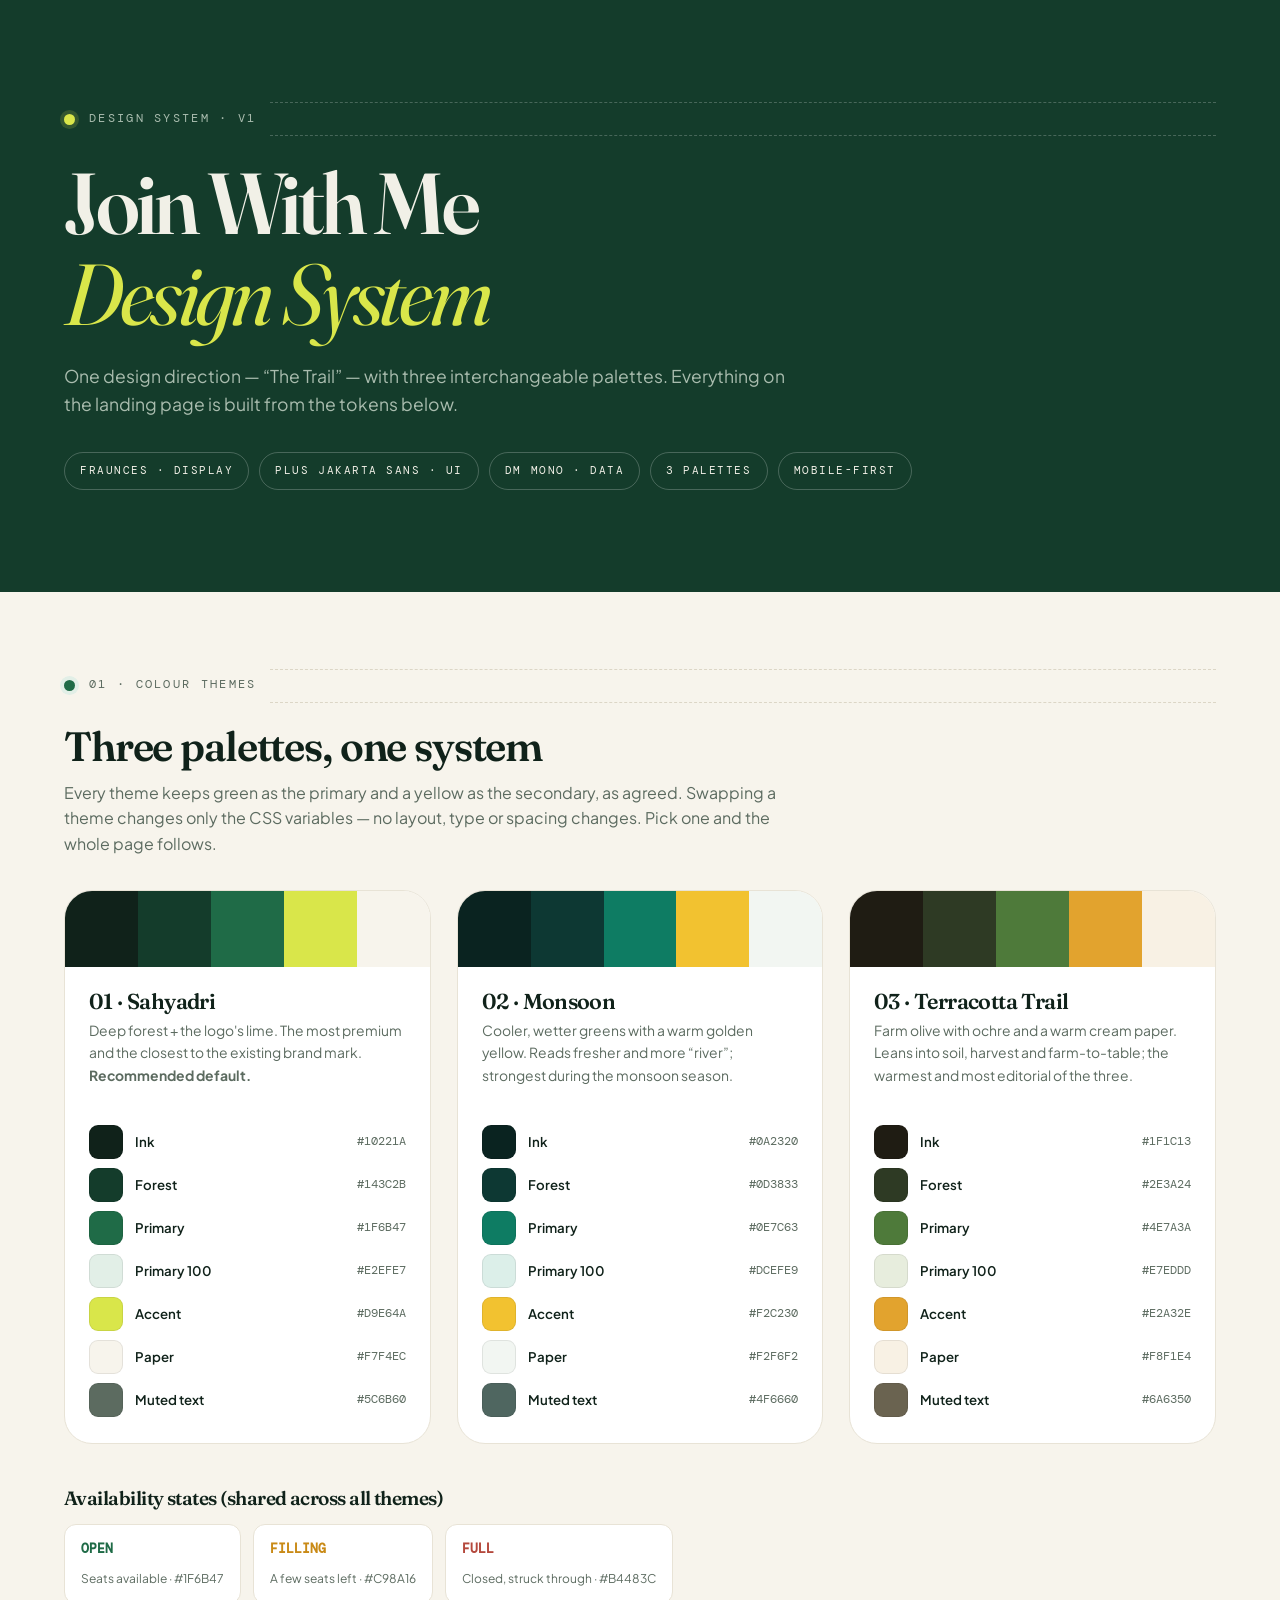
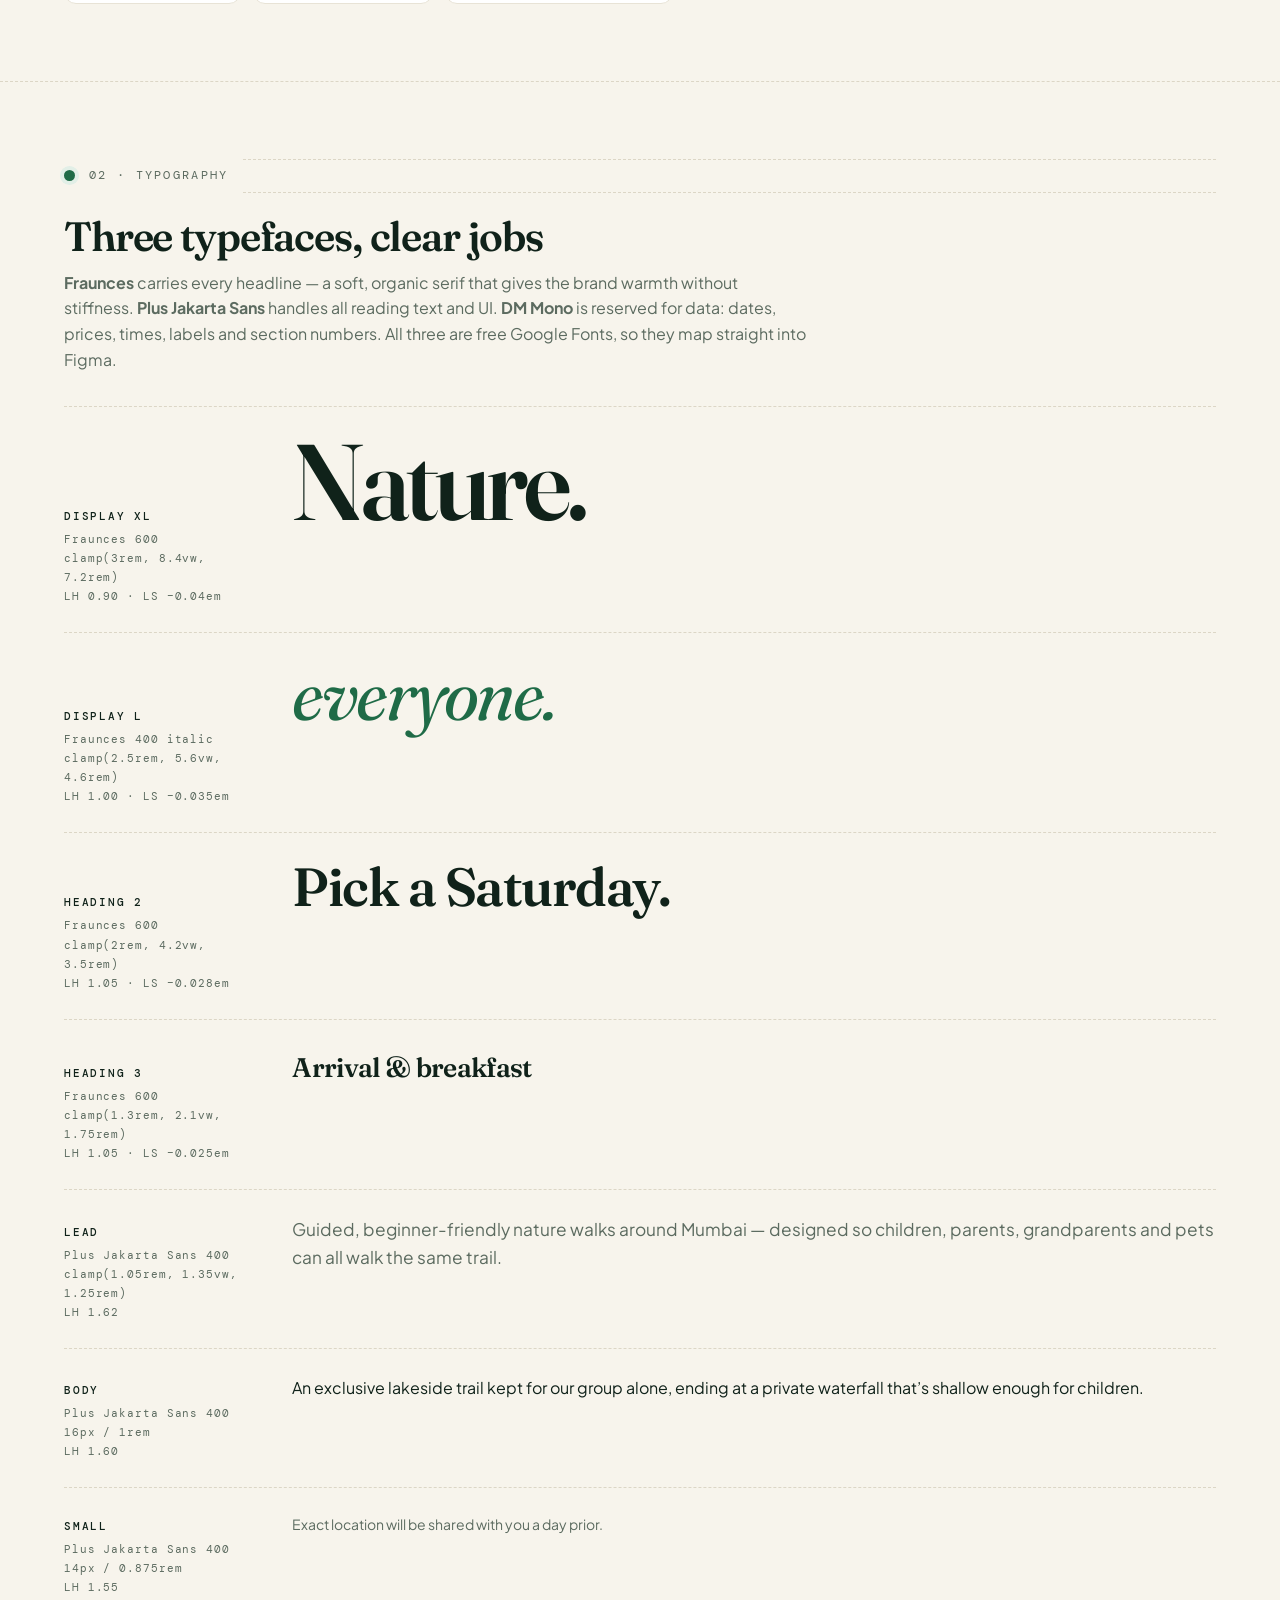
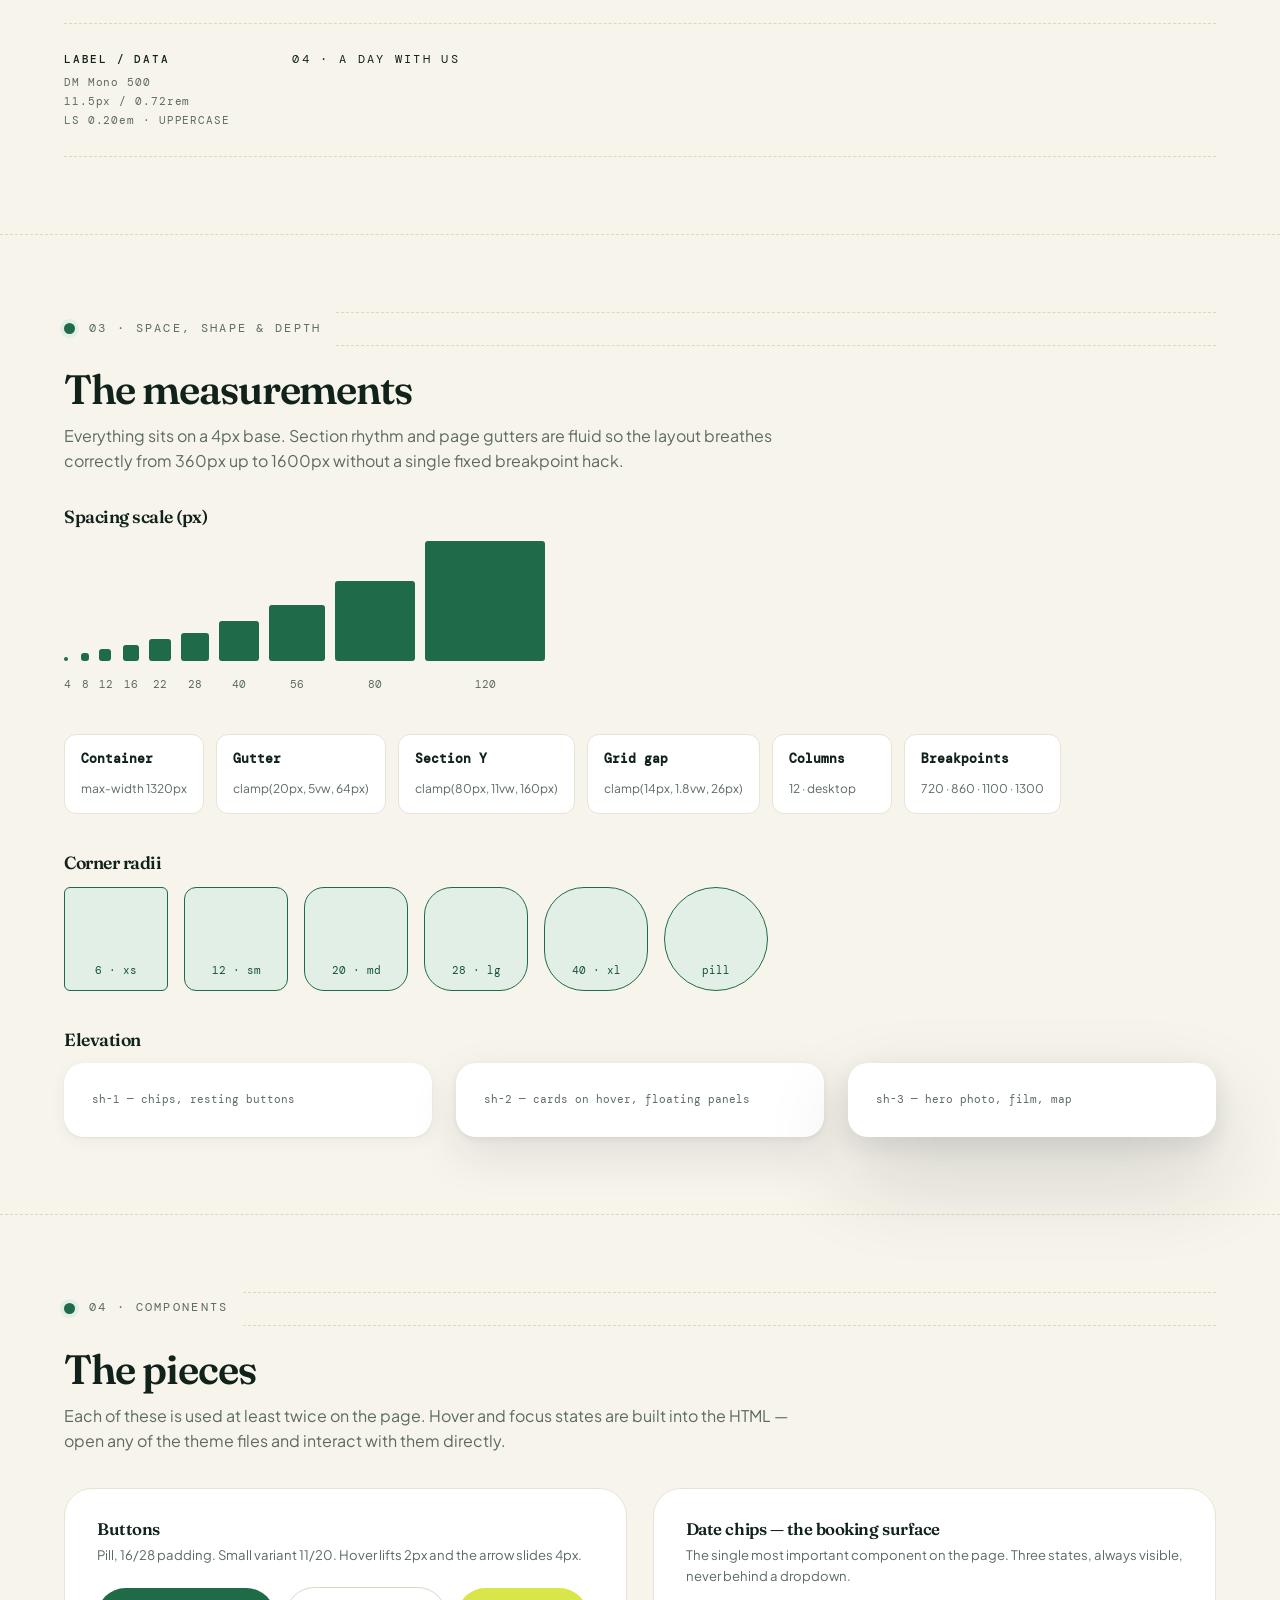
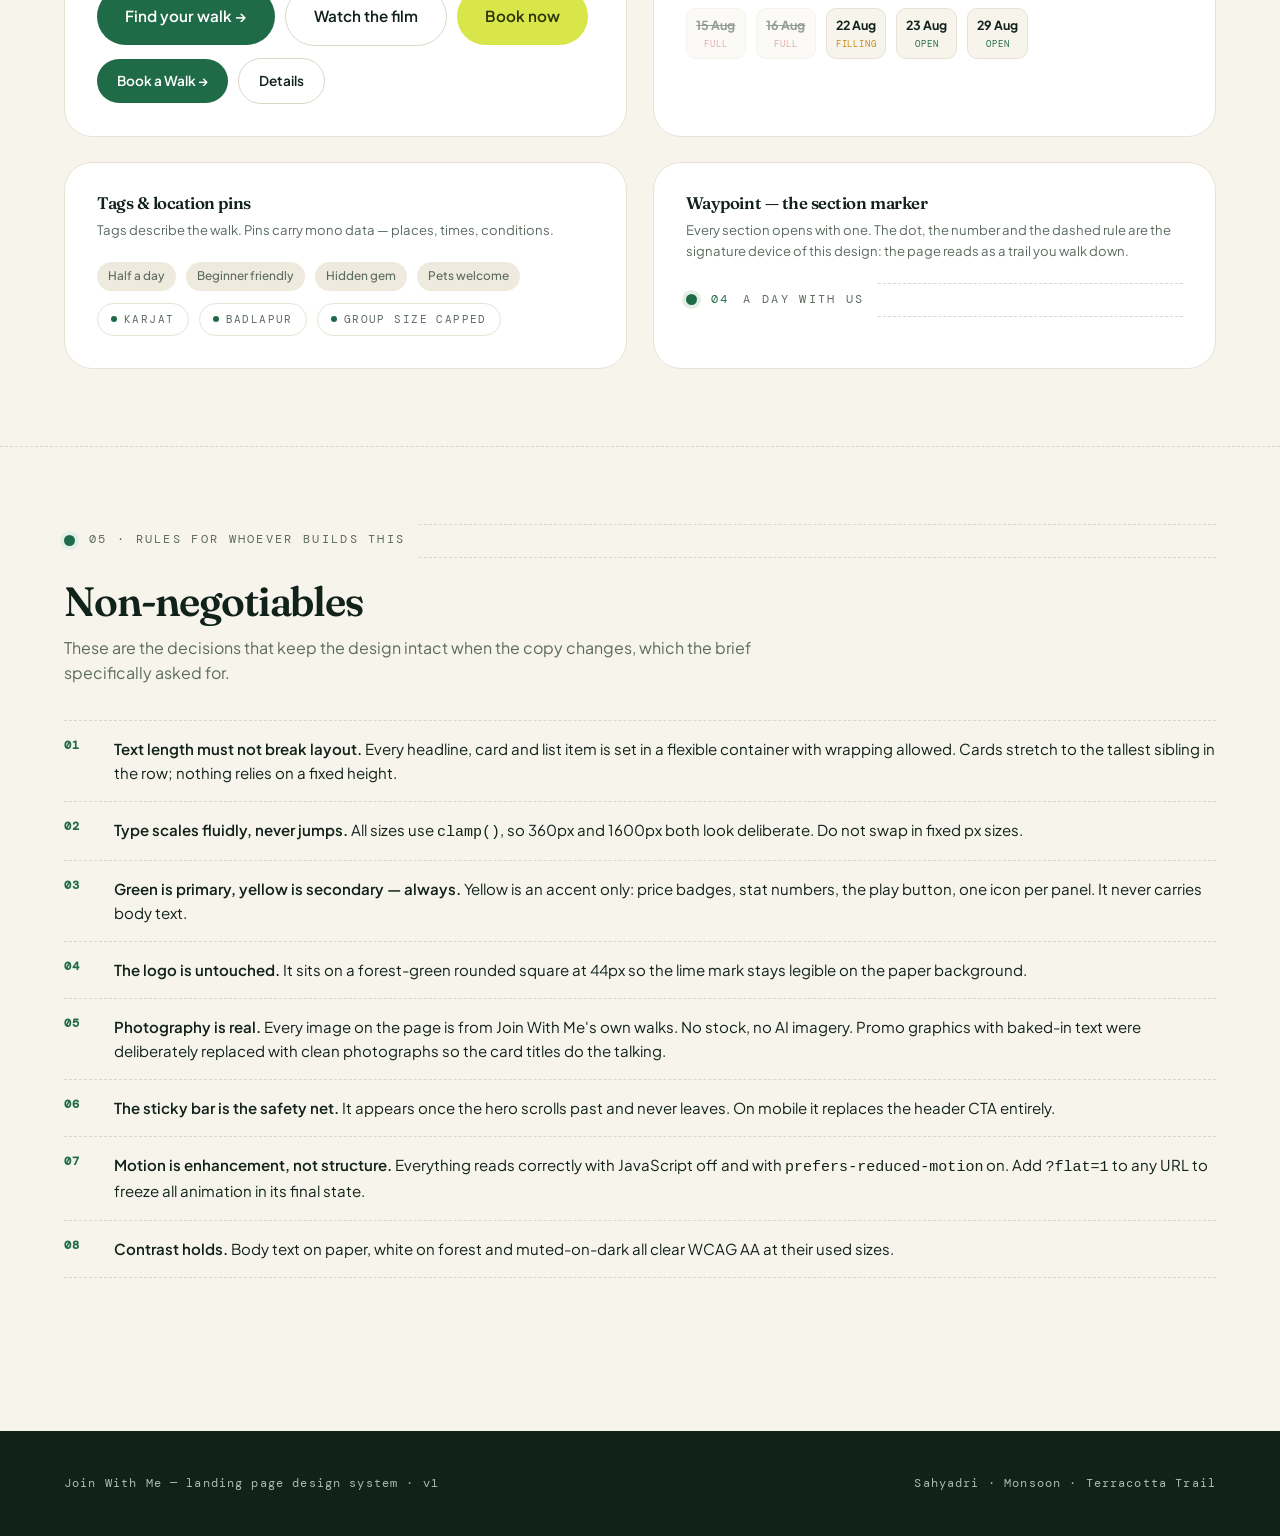
<file: JWM-Landing-Design/design-system.html>
<!DOCTYPE html>
<html lang="en" data-theme="sahyadri">
<head>
<meta charset="utf-8">
<meta name="viewport" content="width=device-width, initial-scale=1">
<title>Join With Me — Design System</title>
<meta name="description" content="Tokens, type scale, spacing, colour themes and components for the Join With Me landing page design.">
<link rel="preconnect" href="https://fonts.googleapis.com">
<link rel="preconnect" href="https://fonts.gstatic.com" crossorigin>
<link href="https://fonts.googleapis.com/css2?family=Fraunces:ital,opsz,wght@0,9..144,400;0,9..144,500;0,9..144,600;0,9..144,700;1,9..144,400;1,9..144,600&family=Plus+Jakarta+Sans:wght@400;500;600;700;800&family=DM+Mono:wght@400;500&display=swap" rel="stylesheet">
<style>
:root{
  --ink:#10221A;--forest:#143C2B;--forest-2:#1B4C36;
  --primary:#1F6B47;--primary-700:#175338;--primary-100:#E2EFE7;--primary-50:#EFF6F1;
  --accent:#D9E64A;--accent-700:#B9C62B;--accent-ink:#2A3208;
  --paper:#F7F4EC;--paper-2:#EFEADE;--surface:#FFFFFF;
  --line:#DCD6C6;--line-soft:#E8E3D6;--muted:#5C6B60;
  --on-dark:#F1F0E7;--on-dark-muted:#A9BCAE;
  --status-full:#B4483C;--status-filling:#C98A16;--status-open:#1F6B47;
  --f-display:"Fraunces",Georgia,serif;
  --f-sans:"Plus Jakarta Sans",system-ui,sans-serif;
  --f-mono:"DM Mono",ui-monospace,monospace;
  --r-xs:6px;--r-sm:12px;--r-md:20px;--r-lg:28px;--r-xl:40px;--r-pill:999px;
  --sh-1:0 1px 2px rgba(16,34,26,.06),0 4px 16px rgba(16,34,26,.05);
  --sh-2:0 2px 6px rgba(16,34,26,.07),0 18px 48px rgba(16,34,26,.10);
  --sh-3:0 8px 24px rgba(16,34,26,.10),0 40px 90px rgba(16,34,26,.16);
  --gutter:clamp(20px,5vw,64px);--max:1280px;
}
*,*::before,*::after{box-sizing:border-box}
html{overflow-x:hidden}
body{margin:0;background:var(--paper);color:var(--ink);font-family:var(--f-sans);line-height:1.6}
img{display:block;max-width:100%}
h1,h2,h3,h4{margin:0;font-family:var(--f-display);font-weight:600;letter-spacing:-.028em;line-height:1.05}
p{margin:0}
ul{margin:0;padding:0;list-style:none}
.wrap{max-width:var(--max);margin-inline:auto;padding-inline:var(--gutter)}
.block{padding-block:clamp(48px,6vw,88px);border-top:1.5px dashed var(--line)}
.block:first-of-type{border-top:0}
.mono{font-family:var(--f-mono);font-size:.72rem;letter-spacing:.2em;text-transform:uppercase;color:var(--muted)}
.eyebrow{display:flex;align-items:center;gap:14px;margin-bottom:22px}
.eyebrow i{width:11px;height:11px;border-radius:50%;background:var(--primary);box-shadow:0 0 0 4px var(--primary-100);flex:none}
.eyebrow span{font-family:var(--f-mono);font-size:.72rem;letter-spacing:.2em;text-transform:uppercase;color:var(--muted)}
.eyebrow .rule{flex:1;height:1px;border-top:1.5px dashed var(--line)}
.block h2{font-size:clamp(1.7rem,3.2vw,2.6rem);margin-bottom:12px}
.block .sub{color:var(--muted);max-width:62ch;margin-bottom:34px}

/* cover */
.cover{background:var(--forest);color:var(--on-dark);padding-block:clamp(56px,8vw,110px)}
.cover h1{font-size:clamp(2.6rem,7vw,5.4rem);letter-spacing:-.04em;color:var(--on-dark);margin-bottom:22px}
.cover h1 em{font-style:italic;font-weight:400;color:var(--accent)}
.cover p{color:var(--on-dark-muted);max-width:56ch;font-size:1.1rem}
.cover .meta{display:flex;flex-wrap:wrap;gap:10px;margin-top:34px}
.cover .meta span{font-family:var(--f-mono);font-size:.68rem;letter-spacing:.14em;text-transform:uppercase;
  padding:9px 15px;border-radius:999px;border:1px solid rgba(255,255,255,.22);color:var(--on-dark)}

/* palettes */
.themes{display:grid;grid-template-columns:repeat(3,1fr);gap:clamp(16px,2vw,26px)}
.theme{background:var(--surface);border:1px solid var(--line-soft);border-radius:var(--r-lg);overflow:hidden}
.theme__hd{padding:24px 24px 18px}
.theme__hd h3{font-size:1.35rem;margin-bottom:6px}
.theme__hd p{font-size:.87rem;color:var(--muted)}
.ramp{display:flex;height:76px}
.ramp span{flex:1}
.swatches{padding:20px 24px 26px;display:grid;gap:9px}
.sw{display:flex;align-items:center;gap:12px}
.sw i{width:34px;height:34px;border-radius:9px;border:1px solid rgba(0,0,0,.08);flex:none}
.sw b{font-size:.83rem;font-weight:600;flex:1}
.sw code{font-family:var(--f-mono);font-size:.72rem;color:var(--muted)}

/* type */
.type{display:grid;gap:0}
.trow{display:grid;grid-template-columns:190px 1fr;gap:clamp(16px,3vw,44px);
  padding-block:26px;border-top:1.5px dashed var(--line);align-items:baseline}
.trow:last-child{border-bottom:1.5px dashed var(--line)}
.tmeta{font-family:var(--f-mono);font-size:.7rem;letter-spacing:.08em;color:var(--muted);line-height:1.7}
.tmeta b{display:block;color:var(--ink);letter-spacing:.16em;text-transform:uppercase;font-weight:500;margin-bottom:4px}
.d-xl{font-family:var(--f-display);font-size:clamp(3rem,8.4vw,7.2rem);font-weight:600;letter-spacing:-.04em;line-height:.9}
.d-l{font-family:var(--f-display);font-size:clamp(2.5rem,5.6vw,4.6rem);font-weight:600;letter-spacing:-.035em;line-height:1}
.d-h2{font-family:var(--f-display);font-size:clamp(2rem,4.2vw,3.5rem);font-weight:600;letter-spacing:-.028em;line-height:1.05}
.d-h3{font-family:var(--f-display);font-size:clamp(1.3rem,2.1vw,1.75rem);font-weight:600;letter-spacing:-.025em}
.d-lead{font-size:clamp(1.05rem,1.35vw,1.25rem);line-height:1.62;color:var(--muted)}
.d-body{font-size:1rem;line-height:1.6}
.d-small{font-size:.875rem;line-height:1.55;color:var(--muted)}
.d-label{font-family:var(--f-mono);font-size:.72rem;letter-spacing:.2em;text-transform:uppercase}

/* scale strips */
.strip{display:flex;flex-wrap:wrap;gap:12px}
.chipbox{background:var(--surface);border:1px solid var(--line-soft);border-radius:var(--r-sm);
  padding:14px 16px;min-width:120px}
.chipbox b{display:block;font-family:var(--f-mono);font-size:.8rem;margin-bottom:4px}
.chipbox span{font-size:.75rem;color:var(--muted)}
.spacebar{display:flex;align-items:flex-end;gap:10px;flex-wrap:wrap}
.spaceitem{text-align:center}
.spaceitem i{display:block;background:var(--primary);border-radius:3px;margin-bottom:8px}
.spaceitem span{font-family:var(--f-mono);font-size:.66rem;color:var(--muted)}

.radii{display:flex;flex-wrap:wrap;gap:16px}
.radii div{width:104px;height:104px;background:var(--primary-100);border:1.5px solid var(--primary);
  display:flex;align-items:flex-end;justify-content:center;padding-bottom:10px;
  font-family:var(--f-mono);font-size:.68rem;color:var(--primary-700)}

.shadows{display:grid;grid-template-columns:repeat(3,1fr);gap:24px}
.shadows div{background:var(--surface);border-radius:var(--r-md);padding:28px;
  font-family:var(--f-mono);font-size:.7rem;color:var(--muted)}

/* components */
.comps{display:grid;grid-template-columns:repeat(2,1fr);gap:clamp(16px,2vw,26px)}
.card{background:var(--surface);border:1px solid var(--line-soft);border-radius:var(--r-lg);padding:clamp(22px,2.6vw,32px)}
.card h4{font-size:1.05rem;margin-bottom:6px}
.card .note{font-size:.82rem;color:var(--muted);margin-bottom:22px}
.row{display:flex;flex-wrap:wrap;gap:10px;align-items:center}
.btn{display:inline-flex;align-items:center;justify-content:center;gap:10px;padding:16px 28px;
  border-radius:999px;font-weight:600;font-size:.95rem;font-family:var(--f-sans)}
.btn--primary{background:var(--primary);color:#fff}
.btn--accent{background:var(--accent);color:var(--accent-ink)}
.btn--ghost{border:1.5px solid var(--line);background:var(--surface)}
.btn--sm{padding:11px 20px;font-size:.85rem}
.tag{display:inline-flex;padding:5px 11px;border-radius:999px;background:var(--paper-2);font-size:.74rem;
  font-weight:500;color:var(--muted)}
.pin{display:inline-flex;align-items:center;gap:7px;padding:7px 13px;border-radius:999px;background:var(--surface);
  border:1px solid var(--line-soft);font-family:var(--f-mono);font-size:.68rem;letter-spacing:.13em;
  text-transform:uppercase;color:var(--muted)}
.pin i{width:6px;height:6px;border-radius:50%;background:var(--primary)}
.datechip{display:inline-flex;flex-direction:column;align-items:center;gap:1px;min-width:60px;padding:7px 9px;
  border-radius:10px;border:1px solid var(--line-soft);background:var(--paper)}
.datechip b{font-size:.78rem}
.datechip i{font-family:var(--f-mono);font-style:normal;font-size:.55rem;letter-spacing:.09em;text-transform:uppercase}
.c-open i{color:var(--status-open)}
.c-fill i{color:var(--status-filling)}
.c-full{opacity:.44}.c-full i{color:var(--status-full)}.c-full b{text-decoration:line-through}

.rules{display:grid;gap:0;max-width:none}
.rule{display:grid;grid-template-columns:34px 1fr;gap:16px;padding-block:16px;border-top:1.5px dashed var(--line)}
.rule:last-child{border-bottom:1.5px dashed var(--line)}
.rule b{font-family:var(--f-mono);font-size:.72rem;color:var(--primary);letter-spacing:.08em}
.rule p{font-size:.94rem}
.rule p strong{font-weight:600}

.ftr{background:var(--ink);color:var(--on-dark);padding-block:44px;margin-top:clamp(40px,6vw,80px)}
.ftr .wrap{display:flex;flex-wrap:wrap;gap:16px;justify-content:space-between;align-items:center;
  font-family:var(--f-mono);font-size:.72rem;letter-spacing:.1em;color:var(--on-dark-muted)}

@media (max-width:900px){
  .themes,.comps,.shadows{grid-template-columns:1fr}
  .trow{grid-template-columns:1fr;gap:10px}
}
</style>
</head>
<body>

<header class="cover">
  <div class="wrap">
    <div class="eyebrow"><i style="background:var(--accent);box-shadow:0 0 0 4px rgba(217,230,74,.16)"></i>
      <span style="color:var(--on-dark-muted)">Design system · v1</span>
      <span class="rule" style="border-color:rgba(255,255,255,.22)"></span></div>
    <h1>Join With Me<br><em>Design System</em></h1>
    <p>One design direction — “The Trail” — with three interchangeable palettes.
       Everything on the landing page is built from the tokens below.</p>
    <div class="meta">
      <span>Fraunces · Display</span>
      <span>Plus Jakarta Sans · UI</span>
      <span>DM Mono · Data</span>
      <span>3 palettes</span>
      <span>Mobile-first</span>
    </div>
  </div>
</header>

<main>

<!-- ── PALETTES ── -->
<section class="block wrap">
  <div class="eyebrow"><i></i><span>01 · Colour themes</span><span class="rule"></span></div>
  <h2>Three palettes, one system</h2>
  <p class="sub">Every theme keeps green as the primary and a yellow as the secondary, as agreed.
     Swapping a theme changes only the CSS variables — no layout, type or spacing changes.
     Pick one and the whole page follows.</p>

  <div class="themes">
    <article class="theme">
      <div class="ramp">
        <span style="background:#10221A"></span><span style="background:#143C2B"></span>
        <span style="background:#1F6B47"></span><span style="background:#D9E64A"></span>
        <span style="background:#F7F4EC"></span>
      </div>
      <div class="theme__hd">
        <h3>01 · Sahyadri</h3>
        <p>Deep forest + the logo's lime. The most premium and the closest to the existing brand mark.
           <b>Recommended default.</b></p>
      </div>
      <div class="swatches">
        <div class="sw"><i style="background:#10221A"></i><b>Ink</b><code>#10221A</code></div>
        <div class="sw"><i style="background:#143C2B"></i><b>Forest</b><code>#143C2B</code></div>
        <div class="sw"><i style="background:#1F6B47"></i><b>Primary</b><code>#1F6B47</code></div>
        <div class="sw"><i style="background:#E2EFE7"></i><b>Primary 100</b><code>#E2EFE7</code></div>
        <div class="sw"><i style="background:#D9E64A"></i><b>Accent</b><code>#D9E64A</code></div>
        <div class="sw"><i style="background:#F7F4EC"></i><b>Paper</b><code>#F7F4EC</code></div>
        <div class="sw"><i style="background:#5C6B60"></i><b>Muted text</b><code>#5C6B60</code></div>
      </div>
    </article>

    <article class="theme">
      <div class="ramp">
        <span style="background:#0A2320"></span><span style="background:#0D3833"></span>
        <span style="background:#0E7C63"></span><span style="background:#F2C230"></span>
        <span style="background:#F2F6F2"></span>
      </div>
      <div class="theme__hd">
        <h3>02 · Monsoon</h3>
        <p>Cooler, wetter greens with a warm golden yellow. Reads fresher and more “river”;
           strongest during the monsoon season.</p>
      </div>
      <div class="swatches">
        <div class="sw"><i style="background:#0A2320"></i><b>Ink</b><code>#0A2320</code></div>
        <div class="sw"><i style="background:#0D3833"></i><b>Forest</b><code>#0D3833</code></div>
        <div class="sw"><i style="background:#0E7C63"></i><b>Primary</b><code>#0E7C63</code></div>
        <div class="sw"><i style="background:#DCEFE9"></i><b>Primary 100</b><code>#DCEFE9</code></div>
        <div class="sw"><i style="background:#F2C230"></i><b>Accent</b><code>#F2C230</code></div>
        <div class="sw"><i style="background:#F2F6F2"></i><b>Paper</b><code>#F2F6F2</code></div>
        <div class="sw"><i style="background:#4F6660"></i><b>Muted text</b><code>#4F6660</code></div>
      </div>
    </article>

    <article class="theme">
      <div class="ramp">
        <span style="background:#1F1C13"></span><span style="background:#2E3A24"></span>
        <span style="background:#4E7A3A"></span><span style="background:#E2A32E"></span>
        <span style="background:#F8F1E4"></span>
      </div>
      <div class="theme__hd">
        <h3>03 · Terracotta Trail</h3>
        <p>Farm olive with ochre and a warm cream paper. Leans into soil, harvest and
           farm-to-table; the warmest and most editorial of the three.</p>
      </div>
      <div class="swatches">
        <div class="sw"><i style="background:#1F1C13"></i><b>Ink</b><code>#1F1C13</code></div>
        <div class="sw"><i style="background:#2E3A24"></i><b>Forest</b><code>#2E3A24</code></div>
        <div class="sw"><i style="background:#4E7A3A"></i><b>Primary</b><code>#4E7A3A</code></div>
        <div class="sw"><i style="background:#E7EDDD"></i><b>Primary 100</b><code>#E7EDDD</code></div>
        <div class="sw"><i style="background:#E2A32E"></i><b>Accent</b><code>#E2A32E</code></div>
        <div class="sw"><i style="background:#F8F1E4"></i><b>Paper</b><code>#F8F1E4</code></div>
        <div class="sw"><i style="background:#6A6350"></i><b>Muted text</b><code>#6A6350</code></div>
      </div>
    </article>
  </div>

  <h3 style="margin-top:44px;margin-bottom:16px;font-size:1.2rem">Availability states (shared across all themes)</h3>
  <div class="strip">
    <div class="chipbox"><b style="color:#1F6B47">OPEN</b><span>Seats available · #1F6B47</span></div>
    <div class="chipbox"><b style="color:#C98A16">FILLING</b><span>A few seats left · #C98A16</span></div>
    <div class="chipbox"><b style="color:#B4483C">FULL</b><span>Closed, struck through · #B4483C</span></div>
  </div>
</section>

<!-- ── TYPE ── -->
<section class="block wrap">
  <div class="eyebrow"><i></i><span>02 · Typography</span><span class="rule"></span></div>
  <h2>Three typefaces, clear jobs</h2>
  <p class="sub"><b>Fraunces</b> carries every headline — a soft, organic serif that gives the brand
     warmth without stiffness. <b>Plus Jakarta Sans</b> handles all reading text and UI. <b>DM Mono</b>
     is reserved for data: dates, prices, times, labels and section numbers. All three are free
     Google Fonts, so they map straight into Figma.</p>

  <div class="type">
    <div class="trow">
      <div class="tmeta"><b>Display XL</b>Fraunces 600<br>clamp(3rem, 8.4vw, 7.2rem)<br>LH 0.90 · LS −0.04em</div>
      <div class="d-xl">Nature.</div>
    </div>
    <div class="trow">
      <div class="tmeta"><b>Display L</b>Fraunces 400 italic<br>clamp(2.5rem, 5.6vw, 4.6rem)<br>LH 1.00 · LS −0.035em</div>
      <div class="d-l" style="font-style:italic;font-weight:400;color:var(--primary)">everyone.</div>
    </div>
    <div class="trow">
      <div class="tmeta"><b>Heading 2</b>Fraunces 600<br>clamp(2rem, 4.2vw, 3.5rem)<br>LH 1.05 · LS −0.028em</div>
      <div class="d-h2">Pick a Saturday.</div>
    </div>
    <div class="trow">
      <div class="tmeta"><b>Heading 3</b>Fraunces 600<br>clamp(1.3rem, 2.1vw, 1.75rem)<br>LH 1.05 · LS −0.025em</div>
      <div class="d-h3">Arrival &amp; breakfast</div>
    </div>
    <div class="trow">
      <div class="tmeta"><b>Lead</b>Plus Jakarta Sans 400<br>clamp(1.05rem, 1.35vw, 1.25rem)<br>LH 1.62</div>
      <div class="d-lead">Guided, beginner-friendly nature walks around Mumbai — designed so children,
        parents, grandparents and pets can all walk the same trail.</div>
    </div>
    <div class="trow">
      <div class="tmeta"><b>Body</b>Plus Jakarta Sans 400<br>16px / 1rem<br>LH 1.60</div>
      <div class="d-body">An exclusive lakeside trail kept for our group alone, ending at a private
        waterfall that’s shallow enough for children.</div>
    </div>
    <div class="trow">
      <div class="tmeta"><b>Small</b>Plus Jakarta Sans 400<br>14px / 0.875rem<br>LH 1.55</div>
      <div class="d-small">Exact location will be shared with you a day prior.</div>
    </div>
    <div class="trow">
      <div class="tmeta"><b>Label / data</b>DM Mono 500<br>11.5px / 0.72rem<br>LS 0.20em · UPPERCASE</div>
      <div class="d-label">04 · A day with us</div>
    </div>
  </div>
</section>

<!-- ── SPACE / SHAPE ── -->
<section class="block wrap">
  <div class="eyebrow"><i></i><span>03 · Space, shape &amp; depth</span><span class="rule"></span></div>
  <h2>The measurements</h2>
  <p class="sub">Everything sits on a 4px base. Section rhythm and page gutters are fluid so the
     layout breathes correctly from 360px up to 1600px without a single fixed breakpoint hack.</p>

  <h3 style="font-size:1.1rem;margin-bottom:14px">Spacing scale (px)</h3>
  <div class="spacebar" style="margin-bottom:40px">
    <div class="spaceitem"><i style="width:4px;height:4px"></i><span>4</span></div>
    <div class="spaceitem"><i style="width:8px;height:8px"></i><span>8</span></div>
    <div class="spaceitem"><i style="width:12px;height:12px"></i><span>12</span></div>
    <div class="spaceitem"><i style="width:16px;height:16px"></i><span>16</span></div>
    <div class="spaceitem"><i style="width:22px;height:22px"></i><span>22</span></div>
    <div class="spaceitem"><i style="width:28px;height:28px"></i><span>28</span></div>
    <div class="spaceitem"><i style="width:40px;height:40px"></i><span>40</span></div>
    <div class="spaceitem"><i style="width:56px;height:56px"></i><span>56</span></div>
    <div class="spaceitem"><i style="width:80px;height:80px"></i><span>80</span></div>
    <div class="spaceitem"><i style="width:120px;height:120px"></i><span>120</span></div>
  </div>

  <div class="strip" style="margin-bottom:40px">
    <div class="chipbox"><b>Container</b><span>max-width 1320px</span></div>
    <div class="chipbox"><b>Gutter</b><span>clamp(20px, 5vw, 64px)</span></div>
    <div class="chipbox"><b>Section Y</b><span>clamp(80px, 11vw, 160px)</span></div>
    <div class="chipbox"><b>Grid gap</b><span>clamp(14px, 1.8vw, 26px)</span></div>
    <div class="chipbox"><b>Columns</b><span>12 · desktop</span></div>
    <div class="chipbox"><b>Breakpoints</b><span>720 · 860 · 1100 · 1300</span></div>
  </div>

  <h3 style="font-size:1.1rem;margin-bottom:14px">Corner radii</h3>
  <div class="radii" style="margin-bottom:40px">
    <div style="border-radius:6px">6 · xs</div>
    <div style="border-radius:12px">12 · sm</div>
    <div style="border-radius:20px">20 · md</div>
    <div style="border-radius:28px">28 · lg</div>
    <div style="border-radius:40px">40 · xl</div>
    <div style="border-radius:999px">pill</div>
  </div>

  <h3 style="font-size:1.1rem;margin-bottom:14px">Elevation</h3>
  <div class="shadows">
    <div style="box-shadow:var(--sh-1)">sh-1 — chips, resting buttons</div>
    <div style="box-shadow:var(--sh-2)">sh-2 — cards on hover, floating panels</div>
    <div style="box-shadow:var(--sh-3)">sh-3 — hero photo, film, map</div>
  </div>
</section>

<!-- ── COMPONENTS ── -->
<section class="block wrap">
  <div class="eyebrow"><i></i><span>04 · Components</span><span class="rule"></span></div>
  <h2>The pieces</h2>
  <p class="sub">Each of these is used at least twice on the page. Hover and focus states are
     built into the HTML — open any of the theme files and interact with them directly.</p>

  <div class="comps">
    <div class="card">
      <h4>Buttons</h4>
      <p class="note">Pill, 16/28 padding. Small variant 11/20. Hover lifts 2px and the arrow slides 4px.</p>
      <div class="row">
        <span class="btn btn--primary">Find your walk →</span>
        <span class="btn btn--ghost">Watch the film</span>
        <span class="btn btn--accent">Book now</span>
      </div>
      <div class="row" style="margin-top:12px">
        <span class="btn btn--primary btn--sm">Book a Walk →</span>
        <span class="btn btn--ghost btn--sm">Details</span>
      </div>
    </div>

    <div class="card">
      <h4>Date chips — the booking surface</h4>
      <p class="note">The single most important component on the page. Three states, always visible,
        never behind a dropdown.</p>
      <div class="row">
        <span class="datechip c-full"><b>15 Aug</b><i>Full</i></span>
        <span class="datechip c-full"><b>16 Aug</b><i>Full</i></span>
        <span class="datechip c-fill"><b>22 Aug</b><i>Filling</i></span>
        <span class="datechip c-open"><b>23 Aug</b><i>Open</i></span>
        <span class="datechip c-open"><b>29 Aug</b><i>Open</i></span>
      </div>
    </div>

    <div class="card">
      <h4>Tags &amp; location pins</h4>
      <p class="note">Tags describe the walk. Pins carry mono data — places, times, conditions.</p>
      <div class="row" style="margin-bottom:12px">
        <span class="tag">Half a day</span><span class="tag">Beginner friendly</span>
        <span class="tag">Hidden gem</span><span class="tag">Pets welcome</span>
      </div>
      <div class="row">
        <span class="pin"><i></i>Karjat</span><span class="pin"><i></i>Badlapur</span>
        <span class="pin"><i></i>Group size capped</span>
      </div>
    </div>

    <div class="card">
      <h4>Waypoint — the section marker</h4>
      <p class="note">Every section opens with one. The dot, the number and the dashed rule are the
        signature device of this design: the page reads as a trail you walk down.</p>
      <div class="eyebrow" style="margin-bottom:0"><i></i>
        <span style="color:var(--primary)">04</span>
        <span>A day with us</span><span class="rule"></span></div>
    </div>
  </div>
</section>

<!-- ── RULES ── -->
<section class="block wrap">
  <div class="eyebrow"><i></i><span>05 · Rules for whoever builds this</span><span class="rule"></span></div>
  <h2>Non-negotiables</h2>
  <p class="sub">These are the decisions that keep the design intact when the copy changes,
     which the brief specifically asked for.</p>

  <div class="rules">
    <div class="rule"><b>01</b><p><strong>Text length must not break layout.</strong> Every headline, card and
      list item is set in a flexible container with wrapping allowed. Cards stretch to the tallest
      sibling in the row; nothing relies on a fixed height.</p></div>
    <div class="rule"><b>02</b><p><strong>Type scales fluidly, never jumps.</strong> All sizes use
      <code>clamp()</code>, so 360px and 1600px both look deliberate. Do not swap in fixed px sizes.</p></div>
    <div class="rule"><b>03</b><p><strong>Green is primary, yellow is secondary — always.</strong>
      Yellow is an accent only: price badges, stat numbers, the play button, one icon per panel.
      It never carries body text.</p></div>
    <div class="rule"><b>04</b><p><strong>The logo is untouched.</strong> It sits on a forest-green rounded
      square at 44px so the lime mark stays legible on the paper background.</p></div>
    <div class="rule"><b>05</b><p><strong>Photography is real.</strong> Every image on the page is from
      Join With Me's own walks. No stock, no AI imagery. Promo graphics with baked-in text were
      deliberately replaced with clean photographs so the card titles do the talking.</p></div>
    <div class="rule"><b>06</b><p><strong>The sticky bar is the safety net.</strong> It appears once the
      hero scrolls past and never leaves. On mobile it replaces the header CTA entirely.</p></div>
    <div class="rule"><b>07</b><p><strong>Motion is enhancement, not structure.</strong> Everything reads
      correctly with JavaScript off and with <code>prefers-reduced-motion</code> on. Add <code>?flat=1</code>
      to any URL to freeze all animation in its final state.</p></div>
    <div class="rule"><b>08</b><p><strong>Contrast holds.</strong> Body text on paper, white on forest and
      muted-on-dark all clear WCAG AA at their used sizes.</p></div>
  </div>
</section>

</main>

<footer class="ftr">
  <div class="wrap">
    <span>Join With Me — landing page design system · v1</span>
    <span>Sahyadri · Monsoon · Terracotta Trail</span>
  </div>
</footer>

</body>
</html>
</file>
